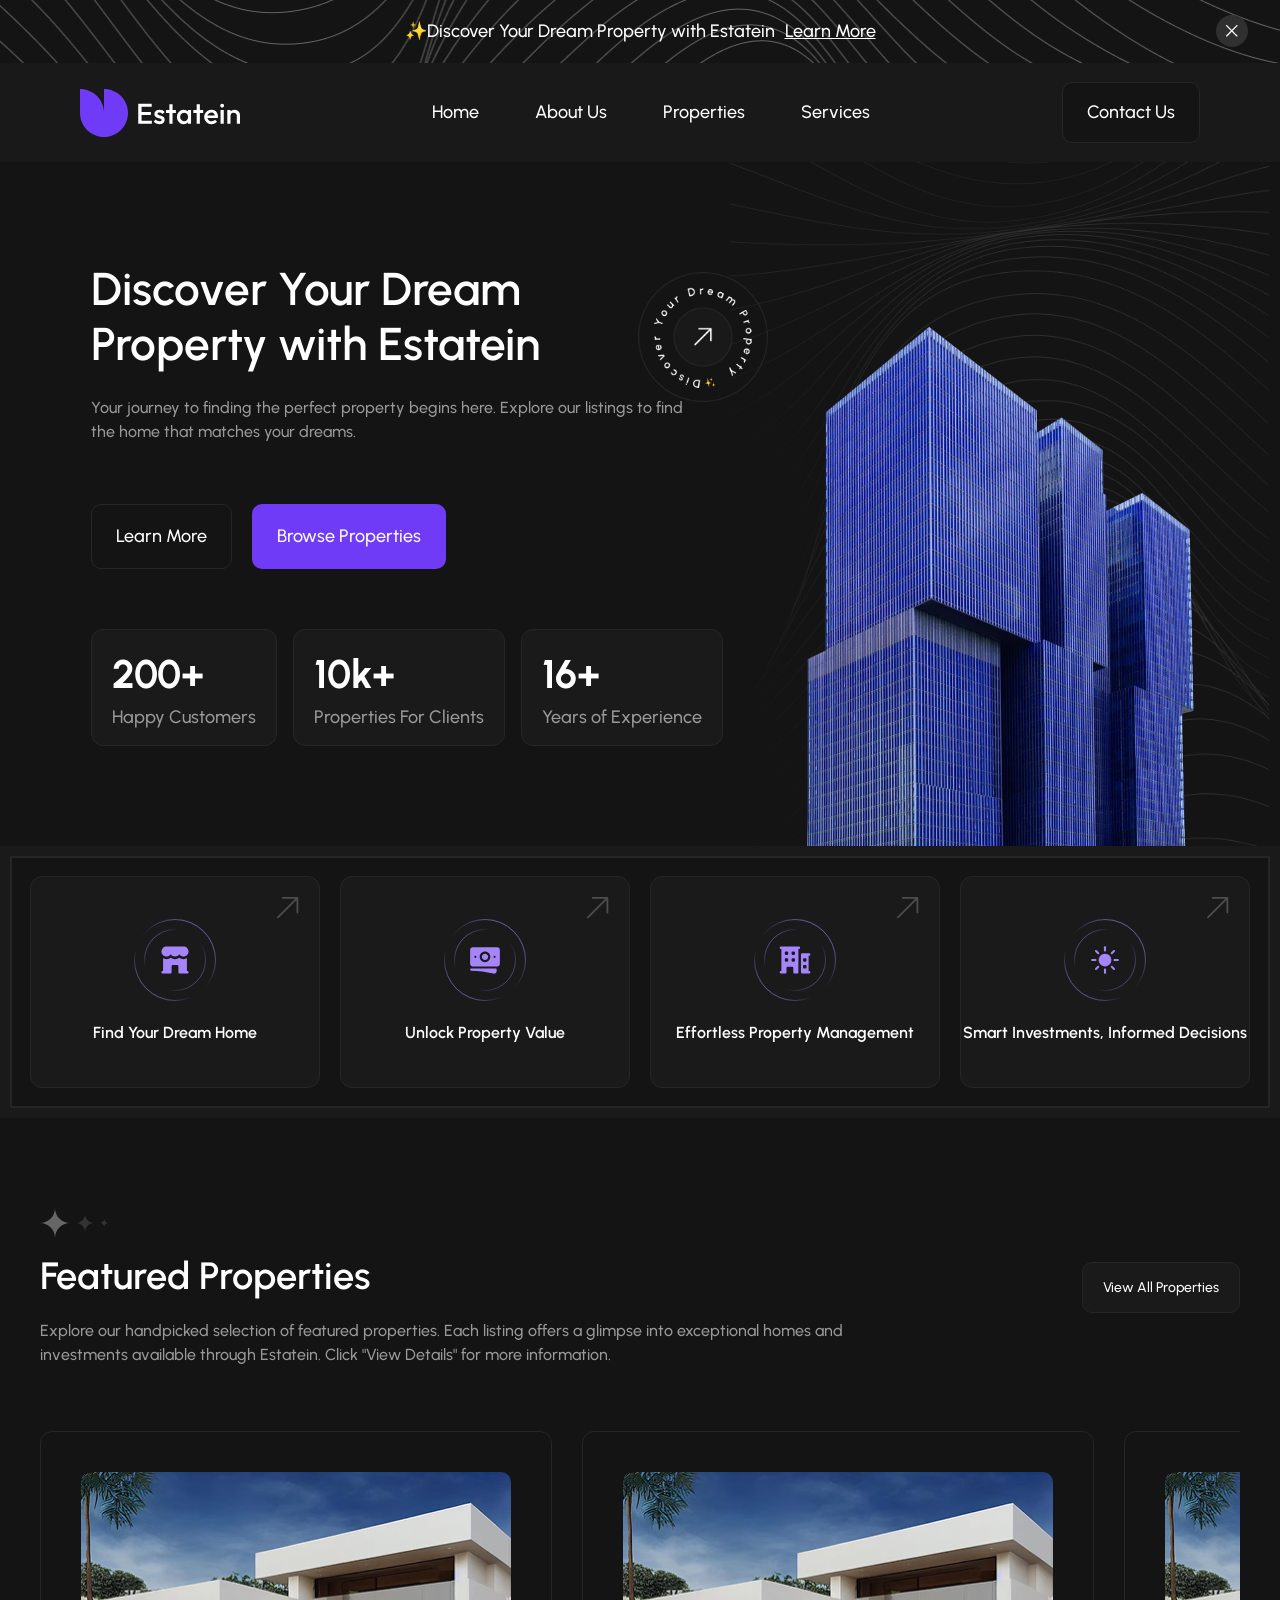
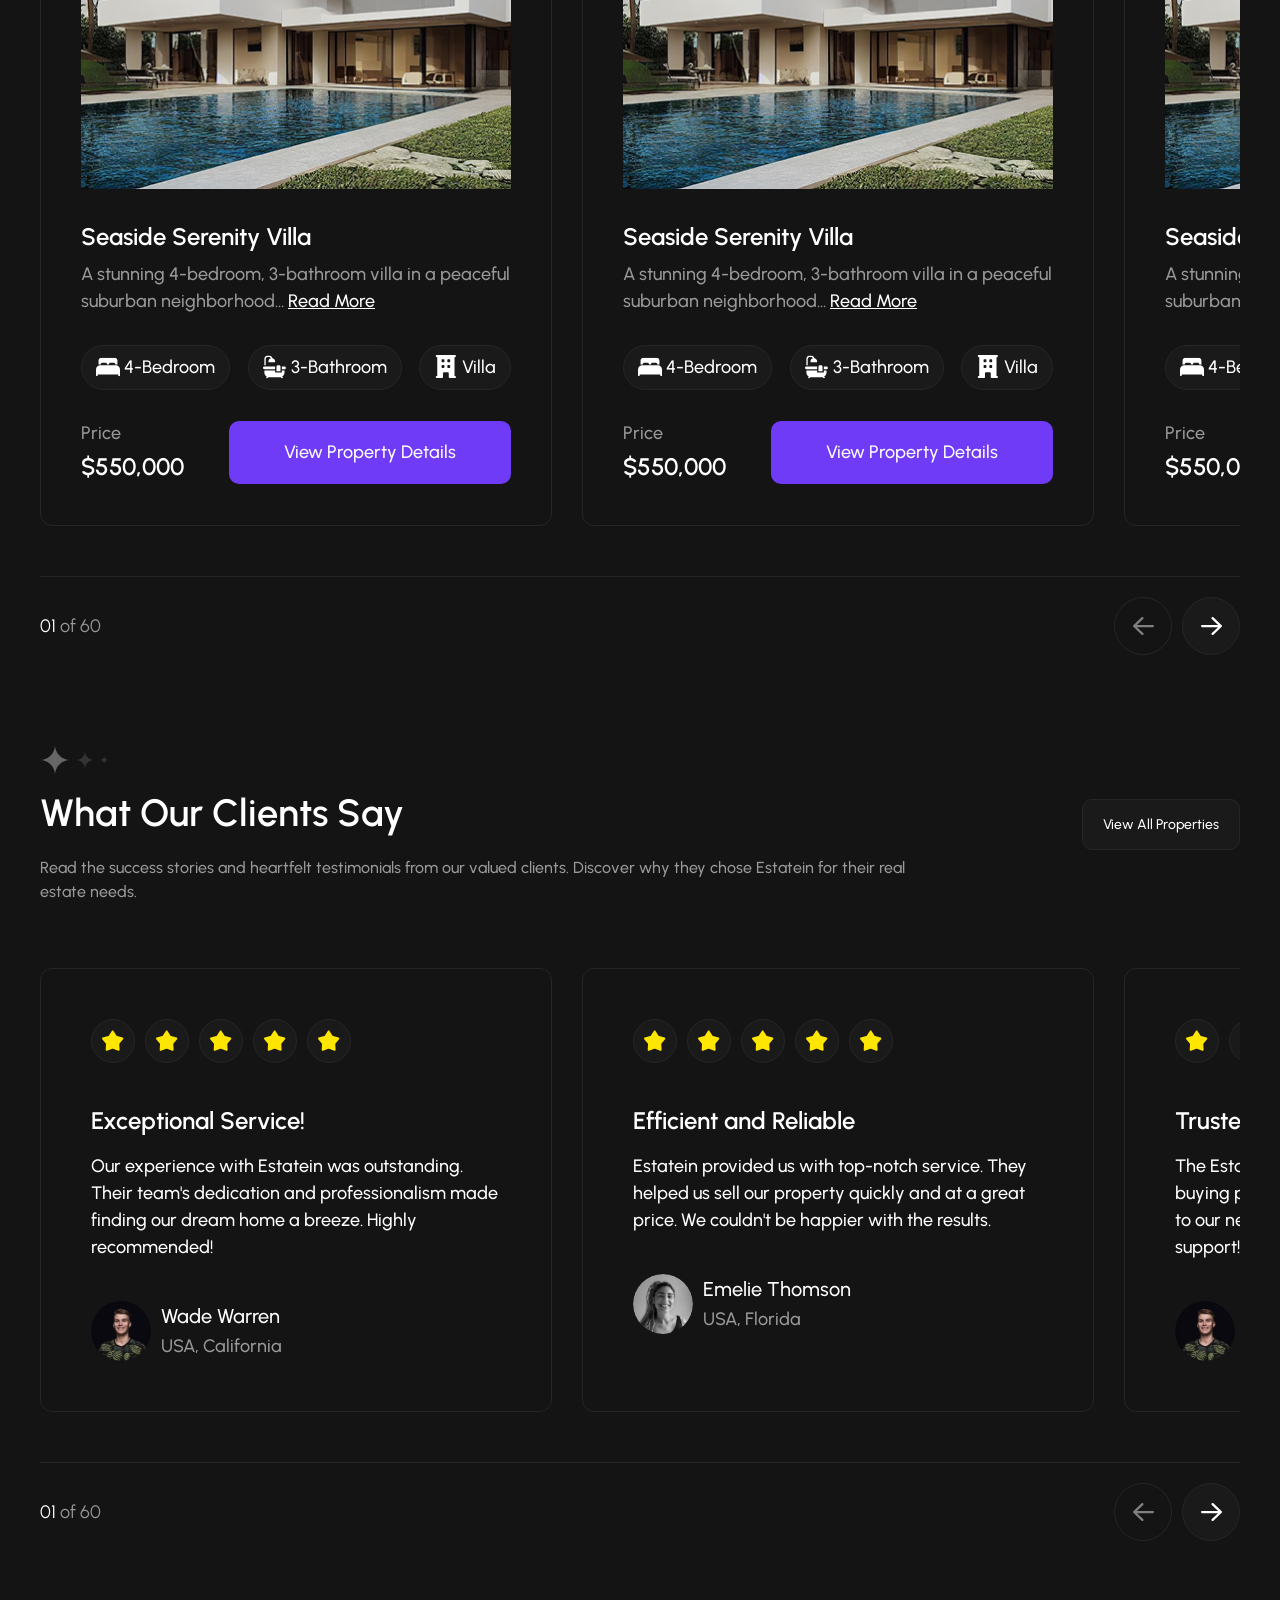
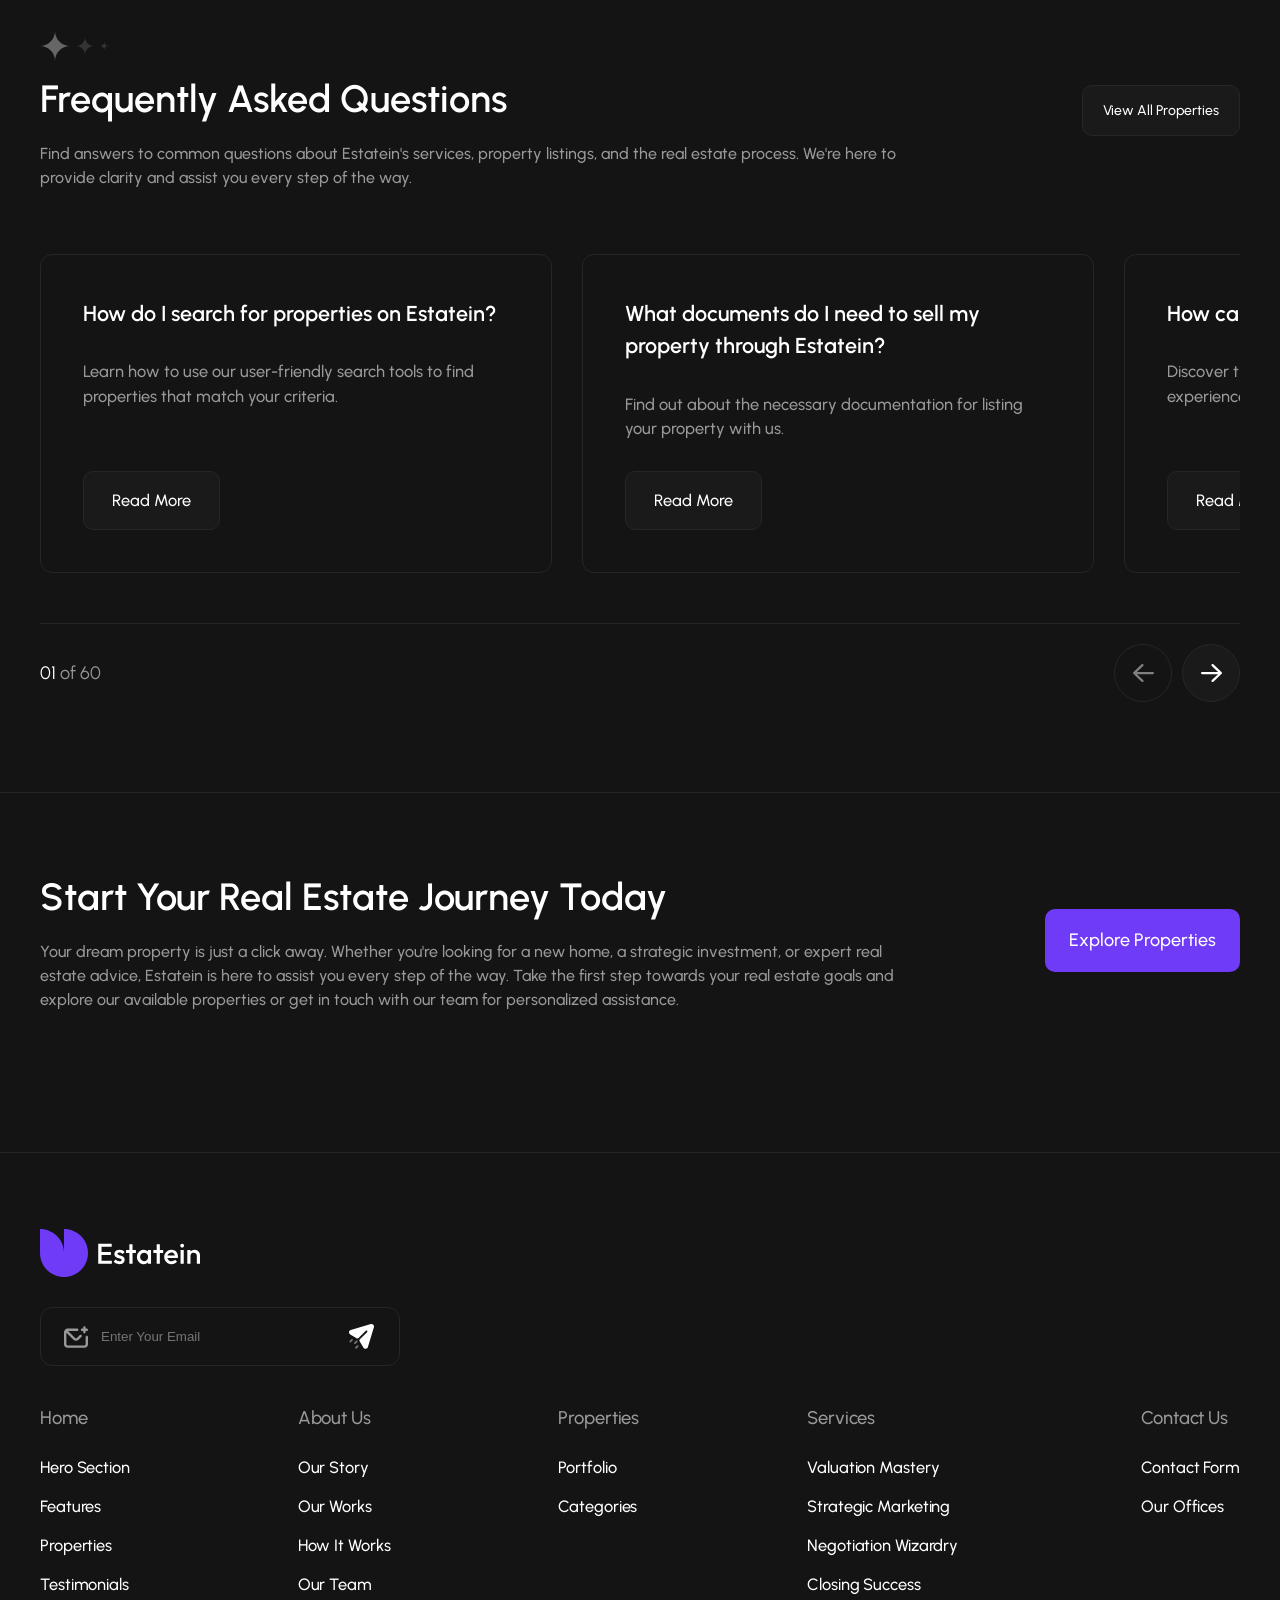
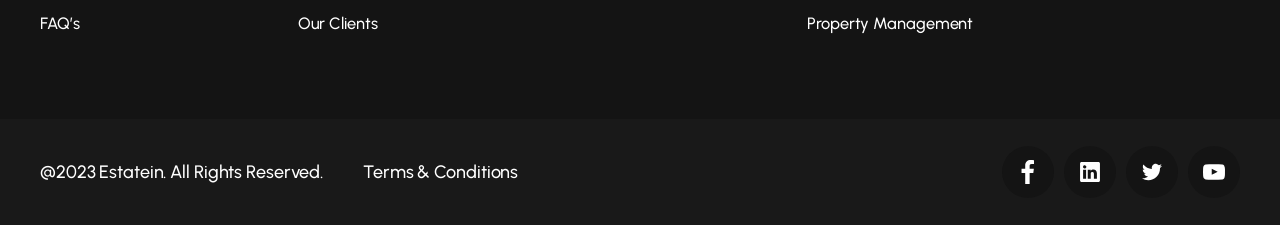
<file: estate/index.html>
<!DOCTYPE html>
<html lang="en">

<head>
    <meta charset="UTF-8">
    <meta name="viewport" content="width=device-width, initial-scale=1.0">
    <link rel="preconnect" href="https://fonts.googleapis.com">
    <link rel="preconnect" href="https://fonts.gstatic.com" crossorigin>
    <link href="https://fonts.googleapis.com/css2?family=Urbanist:ital,wght@0,100..900;1,100..900&display=swap"
        rel="stylesheet">
    <link rel="stylesheet" href="./css/base.css">
    <link rel="stylesheet" href="./css/style.css">
    <title>Home</title>

</head>

<body>
    <header class="header">
        <div class="header__inner">
            <div class="header__inner-top cont-cover">
                <p>✨Discover Your Dream Property with Estatein</p>
                <a href="#">Learn More</a>
                <span class="close">
                    <img src="./img/home/close-icon.svg" alt="close">
                </span>
            </div>

            <div class="header__inner-bottom p-x">
                <div class="header__bottom-cover cont-cover">
                    <div class="logo">
                        <img src="./img/home/logo.svg" alt="logo">
                    </div>

                    <label for="burger" class="burger__menu">
                        <img src="./img/home/menu.svg" alt="burger">
                    </label>
                    <input type="checkbox" id="burger">
                    <nav class="header__nav">
                        <ul>
                            <li class="active"><a href="./index.html">Home</a></li>
                            <li class=""><a href="./about-us.html">About Us</a></li>
                            <li class=""><a href="./properties.html">Properties</a></li>
                            <li class=""><a href="./services.html">Services</a></li>
                        </ul>
                    </nav>
                    <button class="header__contact">Contact Us</button>
                </div>
            </div>
        </div>
    </header>
    <main>
        <section class="discovery">
            <div class="container">
                <div class="discovery__inner">
                    <div class="discovery__items">
                        <div class="dream">
                            <h1>Discover Your Dream Property with Estatein</h1>
                            <p class="dream__title">Your journey to finding the perfect property begins here. Explore
                                our listings to find the home that matches your dreams.</p>
                            <div class="dream__btns btns">
                                <button>Learn More</button>
                                <button class="active">Browse Properties</button>
                            </div>
                        </div>
                        <div class="discovery__img">
                            <img src="./img/home/discover-img.webp" alt="discover-img">
                            <img src="./img/home/discover-img-decore.png" alt="background">
                            <img src="./img/home/dream-logo.png" alt="dream-logo">
                        </div>
                        <ul class="dream__items">
                            <li>
                                <span>200+</span>
                                <p>Happy Customers</p>
                            </li>
                            <li>
                                <span>10k+</span>
                                <p>Properties For Clients</p>
                            </li>
                            <li>
                                <span>16+</span>
                                <p>Years of Experience</p>
                            </li>
                        </ul>
                    </div>
                    <div class="discovery__cards-cover">
                        <ul class="discovery__cards">
                            <li>
                                <img src="./img/home/discover-card-img-1.svg" alt="dream">
                                <span>Find Your Dream Home</span>
                                <img src="./img/home/discover-arrow.svg" alt="arrow">
                            </li>
                            <li>
                                <img src="./img/home/discover-card-img-2.svg" alt="unlock">
                                <span>Unlock Property Value</span>
                                <img src="./img/home/discover-arrow.svg" alt="arrow">
                            </li>
                            <li>
                                <img src="./img/home/discover-card-img-3.svg" alt="management">
                                <span>Effortless Property Management</span>
                                <img src="./img/home/discover-arrow.svg" alt="arrow">
                            </li>
                            <li>
                                <img src="./img/home/discover-card-img-4.svg" alt="investments">
                                <span>Smart Investments, Informed Decisions</span>
                                <img src="./img/home/discover-arrow.svg" alt="arrow">
                            </li>
                        </ul>
                    </div>
                </div>
            </div>
        </section>
        <section class="featured">
            <div class="featured__cover p-x">
                <div class="featured__inner cont-cover">
                    <div class="title-block">
                        <div class="title__block-inner">
                            <img src="./img/home/design-stars.svg" alt="design-stars">
                            <div class="title-block-top">
                                <h2>Featured Properties</h2>
                                <p>Explore our handpicked selection of featured properties. Each listing offers a
                                    glimpse
                                    into exceptional homes and investments available through Estatein. Click "View
                                    Details"
                                    for more information.</p>
                            </div>
                        </div>
                        <div class="title-block-btn">
                            <button>View All Properties</button>
                        </div>
                    </div>
                    <div class="featured__cards hide-scrollbar">
                        <div class="featured__card">
                            <img class="featured__card-img" src="./img/home/featured-card-img-1.png" alt="img-1">
                            <h3>Seaside Serenity Villa</h3>
                            <p>
                                A stunning 4-bedroom, 3-bathroom villa in a peaceful suburban neighborhood... <a
                                    href="#">Read More</a>
                            </p>
                            <ul class="featured__rooms">
                                <li>
                                    <img src="./img/home/featured-icon-1.svg" alt="bedroom">
                                    <span>4-Bedroom</span>
                                </li>
                                <li>
                                    <img src="./img/home/featured-icon-2.svg" alt="bathroom">
                                    <span>3-Bathroom</span>
                                </li>
                                <li>
                                    <img src="./img/home/featured-icon-3.svg" alt="villa">
                                    <span>Villa</span>
                                </li>
                            </ul>
                            <div class="featured__card-price">
                                <div class="featured__totalprice">
                                    <span>Price</span>
                                    <span>$550,000</span>
                                </div>
                                <button>View Property Details</button>
                            </div>
                        </div>
                        <div class="featured__card">
                            <img src="./img/home/featured-card-img-1.png" alt="img-1">
                            <h3>Seaside Serenity Villa</h3>
                            <p>
                                A stunning 4-bedroom, 3-bathroom villa in a peaceful suburban neighborhood... <a
                                    href="#">Read More</a>
                            </p>
                            <ul class="featured__rooms">
                                <li>
                                    <img src="./img/home/featured-icon-1.svg" alt="bedroom">
                                    <span>4-Bedroom</span>
                                </li>
                                <li>
                                    <img src="./img/home/featured-icon-2.svg" alt="bathroom">
                                    <span>3-Bathroom</span>
                                </li>
                                <li>
                                    <img src="./img/home/featured-icon-3.svg" alt="villa">
                                    <span>Villa</span>
                                </li>
                            </ul>
                            <div class="featured__card-price">
                                <div class="featured__totalprice">
                                    <span>Price</span>
                                    <span>$550,000</span>
                                </div>
                                <button>View Property Details</button>
                            </div>
                        </div>
                        <div class="featured__card">
                            <img src="./img/home/featured-card-img-1.png" alt="img-1">
                            <h3>Seaside Serenity Villa</h3>
                            <p>
                                A stunning 4-bedroom, 3-bathroom villa in a peaceful suburban neighborhood... <a
                                    href="#">Read More</a>
                            </p>
                            <ul class="featured__rooms">
                                <li>
                                    <img src="./img/home/featured-icon-1.svg" alt="bedroom">
                                    <span>4-Bedroom</span>
                                </li>
                                <li>
                                    <img src="./img/home/featured-icon-2.svg" alt="bathroom">
                                    <span>3-Bathroom</span>
                                </li>
                                <li>
                                    <img src="./img/home/featured-icon-3.svg" alt="villa">
                                    <span>Villa</span>
                                </li>
                            </ul>
                            <div class="featured__card-price">
                                <div class="featured__totalprice">
                                    <span>Price</span>
                                    <span>$550,000</span>
                                </div>
                                <button>View Property Details</button>
                            </div>
                        </div>
                        <div class="featured__card">
                            <img class="featured__card-img" src="./img/home/featured-card-img-1.png" alt="img-1">
                            <h3>Seaside Serenity Villa</h3>
                            <p>
                                A stunning 4-bedroom, 3-bathroom villa in a peaceful suburban neighborhood... <a
                                    href="#">Read More</a>
                            </p>
                            <ul class="featured__rooms">
                                <li>
                                    <img src="./img/home/featured-icon-1.svg" alt="bedroom">
                                    <span>4-Bedroom</span>
                                </li>
                                <li>
                                    <img src="./img/home/featured-icon-2.svg" alt="bathroom">
                                    <span>3-Bathroom</span>
                                </li>
                                <li>
                                    <img src="./img/home/featured-icon-3.svg" alt="villa">
                                    <span>Villa</span>
                                </li>
                            </ul>
                            <div class="featured__card-price">
                                <div class="featured__totalprice">
                                    <span>Price</span>
                                    <span>$550,000</span>
                                </div>
                                <button>View Property Details</button>
                            </div>
                        </div>
                        <div class="featured__card">
                            <img src="./img/home/featured-card-img-1.png" alt="img-1">
                            <h3>Seaside Serenity Villa</h3>
                            <p>
                                A stunning 4-bedroom, 3-bathroom villa in a peaceful suburban neighborhood... <a
                                    href="#">Read More</a>
                            </p>
                            <ul class="featured__rooms">
                                <li>
                                    <img src="./img/home/featured-icon-1.svg" alt="bedroom">
                                    <span>4-Bedroom</span>
                                </li>
                                <li>
                                    <img src="./img/home/featured-icon-2.svg" alt="bathroom">
                                    <span>3-Bathroom</span>
                                </li>
                                <li>
                                    <img src="./img/home/featured-icon-3.svg" alt="villa">
                                    <span>Villa</span>
                                </li>
                            </ul>
                            <div class="featured__card-price">
                                <div class="featured__totalprice">
                                    <span>Price</span>
                                    <span>$550,000</span>
                                </div>
                                <button>View Property Details</button>
                            </div>
                        </div>
                        <div class="featured__card">
                            <img src="./img/home/featured-card-img-1.png" alt="img-1">
                            <h3>Seaside Serenity Villa</h3>
                            <p>
                                A stunning 4-bedroom, 3-bathroom villa in a peaceful suburban neighborhood... <a
                                    href="#">Read More</a>
                            </p>
                            <ul class="featured__rooms">
                                <li>
                                    <img src="./img/home/featured-icon-1.svg" alt="bedroom">
                                    <span>4-Bedroom</span>
                                </li>
                                <li>
                                    <img src="./img/home/featured-icon-2.svg" alt="bathroom">
                                    <span>3-Bathroom</span>
                                </li>
                                <li>
                                    <img src="./img/home/featured-icon-3.svg" alt="villa">
                                    <span>Villa</span>
                                </li>
                            </ul>
                            <div class="featured__card-price">
                                <div class="featured__totalprice">
                                    <span>Price</span>
                                    <span>$550,000</span>
                                </div>
                                <button>View Property Details</button>
                            </div>
                        </div>
                    </div>
                    <div class="pagination">
                        <div class="pagination__num"><span>01</span> of <span>60</span></div>
                        <div class="pagination__arrows">
                            <button class="arrow-left">
                                <svg xmlns="http://www.w3.org/2000/svg" width="21" height="18" fill="none">
                                    <path fill="gray" fill-rule="evenodd"
                                        d="M21 9c0 .621-.504 1.125-1.125 1.125H3.918l6.237 5.94a1.125 1.125 0 1 1-1.56 1.62L.345 9.812a1.125 1.125 0 0 1 0-1.622L8.595.314a1.125 1.125 0 1 1 1.56 1.622L3.918 7.875h15.957C20.496 7.875 21 8.379 21 9"
                                        clip-rule="evenodd" />
                                </svg>
                            </button>
                            <button class="arrow-right active">
                                <svg xmlns="http://www.w3.org/2000/svg" width="21" height="18" fill="none">
                                    <path fill="gray" fill-rule="evenodd"
                                        d="M21 9c0 .621-.504 1.125-1.125 1.125H3.918l6.237 5.94a1.125 1.125 0 1 1-1.56 1.62L.345 9.812a1.125 1.125 0 0 1 0-1.622L8.595.314a1.125 1.125 0 1 1 1.56 1.622L3.918 7.875h15.957C20.496 7.875 21 8.379 21 9"
                                        clip-rule="evenodd" />
                                </svg>
                            </button>
                        </div>
                    </div>
                </div>
            </div>
        </section>
        <section class="clients">
            <div class="clients__inner p-x">
                <div class="clients__cover cont-cover">
                    <div class="title-block">
                        <div class="title__block-inner">
                            <img src="./img/home/design-stars.svg" alt="design-stars">
                            <div class="title-block-top">
                                <h2>What Our Clients Say</h2>
                                <p>Read the success stories and heartfelt testimonials from our valued clients. Discover
                                    why they chose Estatein for their real estate needs.</p>
                            </div>
                        </div>
                        <div class="title-block-btn">
                            <button>View All Properties</button>
                        </div>
                    </div>
                    <div class="clients__cards hide-scrollbar">
                        <div class="clients__card">
                            <ul class="clients__card-list" aria-label="Rating: 5 out of 5 stars">
                                <li><img src="./img/home/star.svg" alt=""></li>
                                <li><img src="./img/home/star.svg" alt=""></li>
                                <li><img src="./img/home/star.svg" alt=""></li>
                                <li><img src="./img/home/star.svg" alt=""></li>
                                <li><img src="./img/home/star.svg" alt=""></li>
                            </ul>
                            <h3>Exceptional Service!</h3>
                            <p>Our experience with Estatein was outstanding. Their team's dedication and professionalism
                                made finding our dream home a breeze. Highly recommended!</p>

                            <div class="clients__card-person">
                                <img src="./img/home/person-1.webp" alt="Wade Warren">
                                <div class="clients__card-descr">
                                    <span>Wade Warren</span>
                                    <span>USA, California</span>
                                </div>
                            </div>
                        </div>
                        <div class="clients__card">
                            <ul class="clients__card-list" aria-label="Rating: 5 out of 5 stars">
                                <li><img src="./img/home/star.svg" alt=""></li>
                                <li><img src="./img/home/star.svg" alt=""></li>
                                <li><img src="./img/home/star.svg" alt=""></li>
                                <li><img src="./img/home/star.svg" alt=""></li>
                                <li><img src="./img/home/star.svg" alt=""></li>
                            </ul>
                            <h3>Efficient and Reliable</h3>
                            <p>Estatein provided us with top-notch service. They helped us sell our property quickly and
                                at a great price. We couldn't be happier with the results.</p>

                            <div class="clients__card-person">
                                <img src="./img/home/person-2.webp" alt="Emelie Thomson">
                                <div class="clients__card-descr">
                                    <span>Emelie Thomson</span>
                                    <span>USA, Florida</span>
                                </div>
                            </div>
                        </div>
                        <div class="clients__card">
                            <ul class="clients__card-list" aria-label="Rating: 5 out of 5 stars">
                                <li><img src="./img/home/star.svg" alt=""></li>
                                <li><img src="./img/home/star.svg" alt=""></li>
                                <li><img src="./img/home/star.svg" alt=""></li>
                                <li><img src="./img/home/star.svg" alt=""></li>
                                <li><img src="./img/home/star.svg" alt=""></li>
                            </ul>
                            <h3>Trusted Advisors</h3>
                            <p>The Estatein team guided us through the entire buying process. Their knowledge and
                                commitment to our needs were impressive. Thank you for your support!</p>

                            <div class="clients__card-person">
                                <img src="./img/home/person-1.webp" alt="John Mans">
                                <div class="clients__card-descr">
                                    <span>John Mans</span>
                                    <span>USA, Nevada</span>
                                </div>
                            </div>
                        </div>
                        <div class="clients__card">
                            <ul class="clients__card-list" aria-label="Rating: 5 out of 5 stars">
                                <li><img src="./img/home/star.svg" alt=""></li>
                                <li><img src="./img/home/star.svg" alt=""></li>
                                <li><img src="./img/home/star.svg" alt=""></li>
                                <li><img src="./img/home/star.svg" alt=""></li>
                                <li><img src="./img/home/star.svg" alt=""></li>
                            </ul>
                            <h3>Exceptional Service!</h3>
                            <p>Our experience with Estatein was outstanding. Their team's dedication and professionalism
                                made finding our dream home a breeze. Highly recommended!</p>

                            <div class="clients__card-person">
                                <img src="./img/home/person-1.webp" alt="Wade Warren">
                                <div class="clients__card-descr">
                                    <span>Wade Warren</span>
                                    <span>USA, California</span>
                                </div>
                            </div>
                        </div>
                        <div class="clients__card">
                            <ul class="clients__card-list" aria-label="Rating: 5 out of 5 stars">
                                <li><img src="./img/home/star.svg" alt=""></li>
                                <li><img src="./img/home/star.svg" alt=""></li>
                                <li><img src="./img/home/star.svg" alt=""></li>
                                <li><img src="./img/home/star.svg" alt=""></li>
                                <li><img src="./img/home/star.svg" alt=""></li>
                            </ul>
                            <h3>Efficient and Reliable</h3>
                            <p>Estatein provided us with top-notch service. They helped us sell our property quickly and
                                at a great price. We couldn't be happier with the results.</p>

                            <div class="clients__card-person">
                                <img src="./img/home/person-2.webp" alt="Emelie Thomson">
                                <div class="clients__card-descr">
                                    <span>Emelie Thomson</span>
                                    <span>USA, Florida</span>
                                </div>
                            </div>
                        </div>
                        <div class="clients__card">
                            <ul class="clients__card-list" aria-label="Rating: 5 out of 5 stars">
                                <li><img src="./img/home/star.svg" alt=""></li>
                                <li><img src="./img/home/star.svg" alt=""></li>
                                <li><img src="./img/home/star.svg" alt=""></li>
                                <li><img src="./img/home/star.svg" alt=""></li>
                                <li><img src="./img/home/star.svg" alt=""></li>
                            </ul>
                            <h3>Trusted Advisors</h3>
                            <p>The Estatein team guided us through the entire buying process. Their knowledge and
                                commitment to our needs were impressive. Thank you for your support!</p>

                            <div class="clients__card-person">
                                <img src="./img/home/person-1.webp" alt="John Mans">
                                <div class="clients__card-descr">
                                    <span>John Mans</span>
                                    <span>USA, Nevada</span>
                                </div>
                            </div>
                        </div>
                    </div>
                    <div class="pagination">
                        <div class="pagination__num"><span>01</span> of <span>60</span></div>
                        <div class="pagination__arrows">
                            <button class="arrow-left">
                                <svg xmlns="http://www.w3.org/2000/svg" width="21" height="18" fill="none">
                                    <path fill="gray" fill-rule="evenodd"
                                        d="M21 9c0 .621-.504 1.125-1.125 1.125H3.918l6.237 5.94a1.125 1.125 0 1 1-1.56 1.62L.345 9.812a1.125 1.125 0 0 1 0-1.622L8.595.314a1.125 1.125 0 1 1 1.56 1.622L3.918 7.875h15.957C20.496 7.875 21 8.379 21 9"
                                        clip-rule="evenodd" />
                                </svg>
                            </button>
                            <button class="arrow-right active">
                                <svg xmlns="http://www.w3.org/2000/svg" width="21" height="18" fill="none">
                                    <path fill="gray" fill-rule="evenodd"
                                        d="M21 9c0 .621-.504 1.125-1.125 1.125H3.918l6.237 5.94a1.125 1.125 0 1 1-1.56 1.62L.345 9.812a1.125 1.125 0 0 1 0-1.622L8.595.314a1.125 1.125 0 1 1 1.56 1.622L3.918 7.875h15.957C20.496 7.875 21 8.379 21 9"
                                        clip-rule="evenodd" />
                                </svg>
                            </button>
                        </div>
                    </div>
                </div>
            </div>
        </section>
        <section class="frequently">
            <div class="frequently__cover p-x">
                <div class="frequently__inner cont-cover">
                    <div class="title-block">
                        <div class="title__block-inner">
                            <img src="./img/home/design-stars.svg" alt="design-stars">
                            <div class="title-block-top">
                                <h2>Frequently Asked Questions</h2>
                                <p>Find answers to common questions about Estatein's services, property listings, and
                                    the real estate process. We're here to provide clarity and assist you every step of
                                    the way.</p>
                            </div>
                        </div>
                        <div class="title-block-btn">
                            <button>View All Properties</button>
                        </div>
                    </div>
                    <div class="frequently__items hide-scrollbar">
                        <div class="frequently__item">
                            <h3>How do I search for properties on Estatein?</h3>
                            <p>Learn how to use our user-friendly search tools to find properties that match your
                                criteria.</p>
                            <a href="#">Read More</a>
                        </div>
                        <div class="frequently__item">
                            <h3>What documents do I need to sell my property through Estatein?</h3>
                            <p>Find out about the necessary documentation for listing your property with us.</p>
                            <a href="#">Read More</a>
                        </div>
                        <div class="frequently__item">
                            <h3>How can I contact an Estatein agent?</h3>
                            <p>Discover the different ways you can get in touch with our experienced agents.</p>
                            <a href="#">Read More</a>
                        </div>
                    </div>
                    <div class="pagination">
                        <div class="pagination__num"><span>01</span> of <span>60</span></div>
                        <div class="pagination__arrows">
                            <button class="arrow-left">
                                <svg xmlns="http://www.w3.org/2000/svg" width="21" height="18" fill="none">
                                    <path fill="gray" fill-rule="evenodd"
                                        d="M21 9c0 .621-.504 1.125-1.125 1.125H3.918l6.237 5.94a1.125 1.125 0 1 1-1.56 1.62L.345 9.812a1.125 1.125 0 0 1 0-1.622L8.595.314a1.125 1.125 0 1 1 1.56 1.622L3.918 7.875h15.957C20.496 7.875 21 8.379 21 9"
                                        clip-rule="evenodd" />
                                </svg>
                            </button>
                            <button class="arrow-right active">
                                <svg xmlns="http://www.w3.org/2000/svg" width="21" height="18" fill="none">
                                    <path fill="gray" fill-rule="evenodd"
                                        d="M21 9c0 .621-.504 1.125-1.125 1.125H3.918l6.237 5.94a1.125 1.125 0 1 1-1.56 1.62L.345 9.812a1.125 1.125 0 0 1 0-1.622L8.595.314a1.125 1.125 0 1 1 1.56 1.622L3.918 7.875h15.957C20.496 7.875 21 8.379 21 9"
                                        clip-rule="evenodd" />
                                </svg>
                            </button>
                        </div>
                    </div>
                </div>
            </div>
        </section>
    </main>
    <footer>
        <div class="footer__top-cover p-x footer-decore">
            <div class="title-block footer-btn cont-cover">
                <div class="title-block-top">
                    <h2>Start Your Real Estate Journey Today</h2>
                    <p>Your dream property is just a click away. Whether you're looking for a new home, a
                        strategic investment, or expert real estate advice, Estatein is here to assist you every
                        step of the way. Take the first step towards your real estate goals and explore our
                        available properties or get in touch with our team for personalized assistance.</p>
                </div>
                <button>Explore Properties</button>
            </div>
        </div>
        <div class="footer__content p-x">
            <div class="footer__content-inner cont-cover">
                <form class="footer__email">
                    <img src="./img/home/logo.svg" alt="logo">
                    <div class="footer__email-wrapper">
                        <input type="email" aria-label="Enter your email to subscribe" placeholder="Enter Your Email">
                        <img src="./img/home/email-icon.svg" alt="email" aria-hidden="true">
                        <button type="submit" aria-label="send email">
                            <img src="./img/home/send-icon.svg" alt="send-email" aria-hidden="true">
                        </button>
                    </div>
                </form>
                <nav aria-label="footer navigation">
                    <div class="footer__nav">
                        <div class="footer__nav-col">
                            <h3>Home</h3>
                            <ul>
                                <li><a href="#">Hero Section</a></li>
                                <li><a href="#">Features</a></li>
                                <li><a href="#">Properties</a></li>
                                <li><a href="#">Testimonials</a></li>
                                <li><a href="#">FAQ’s</a></li>
                            </ul>
                        </div>
                        <div class="footer__nav-col">
                            <h3>About Us</h3>
                            <ul>
                                <li><a href="#">Our Story</a></li>
                                <li><a href="#">Our Works</a></li>
                                <li><a href="#">How It Works</a></li>
                                <li><a href="#">Our Team</a></li>
                                <li><a href="#">Our Clients</a></li>
                            </ul>
                        </div>
                        <div class="footer__nav-col">
                            <h3>Properties</h3>
                            <ul>
                                <li><a href="#">Portfolio</a></li>
                                <li><a href="#">Categories</a></li>
                            </ul>
                        </div>
                        <div class="footer__nav-col">
                            <h3>Services</h3>
                            <ul>
                                <li><a href="#">Valuation Mastery</a></li>
                                <li><a href="#">Strategic Marketing</a></li>
                                <li><a href="#">Negotiation Wizardry</a></li>
                                <li><a href="#">Closing Success</a></li>
                                <li><a href="#">Property Management</a></li>
                            </ul>
                        </div>
                        <div class="footer__nav-col">
                            <h3>Contact Us</h3>
                            <ul>
                                <li><a href="#">Contact Form</a></li>
                                <li><a href="#">Our Offices</a></li>
                            </ul>
                        </div>
                    </div>
                </nav>
            </div>
        </div>
        <div class="copyright__cover p-x">
            <div class="footer__copyright cont-cover">
                <div class="copyright__terms">
                    <span>@2023 Estatein. All Rights Reserved.</span>
                    <a href="#">Terms & Conditions</a>
                </div>
                <ul class="copyright__social" aria-label="Social media links">
                    <li>
                        <a href="#">
                            <img src="./img/home/fb.svg" alt="facebook">
                        </a>
                    </li>
                    <li>
                        <a href="#">
                            <img src="./img/home/linkedin.svg" alt="linkedin">
                        </a>
                    </li>
                    <li>
                        <a href="#">
                            <img src="./img/home/tweeter.svg" alt="twitter">
                        </a>
                    </li>
                    <li>
                        <a href="#">
                            <img src="./img/home/youtube.svg" alt="youtube">
                        </a>
                    </li>
                </ul>
            </div>
        </div>

    </footer>
</body>

</html>
</file>
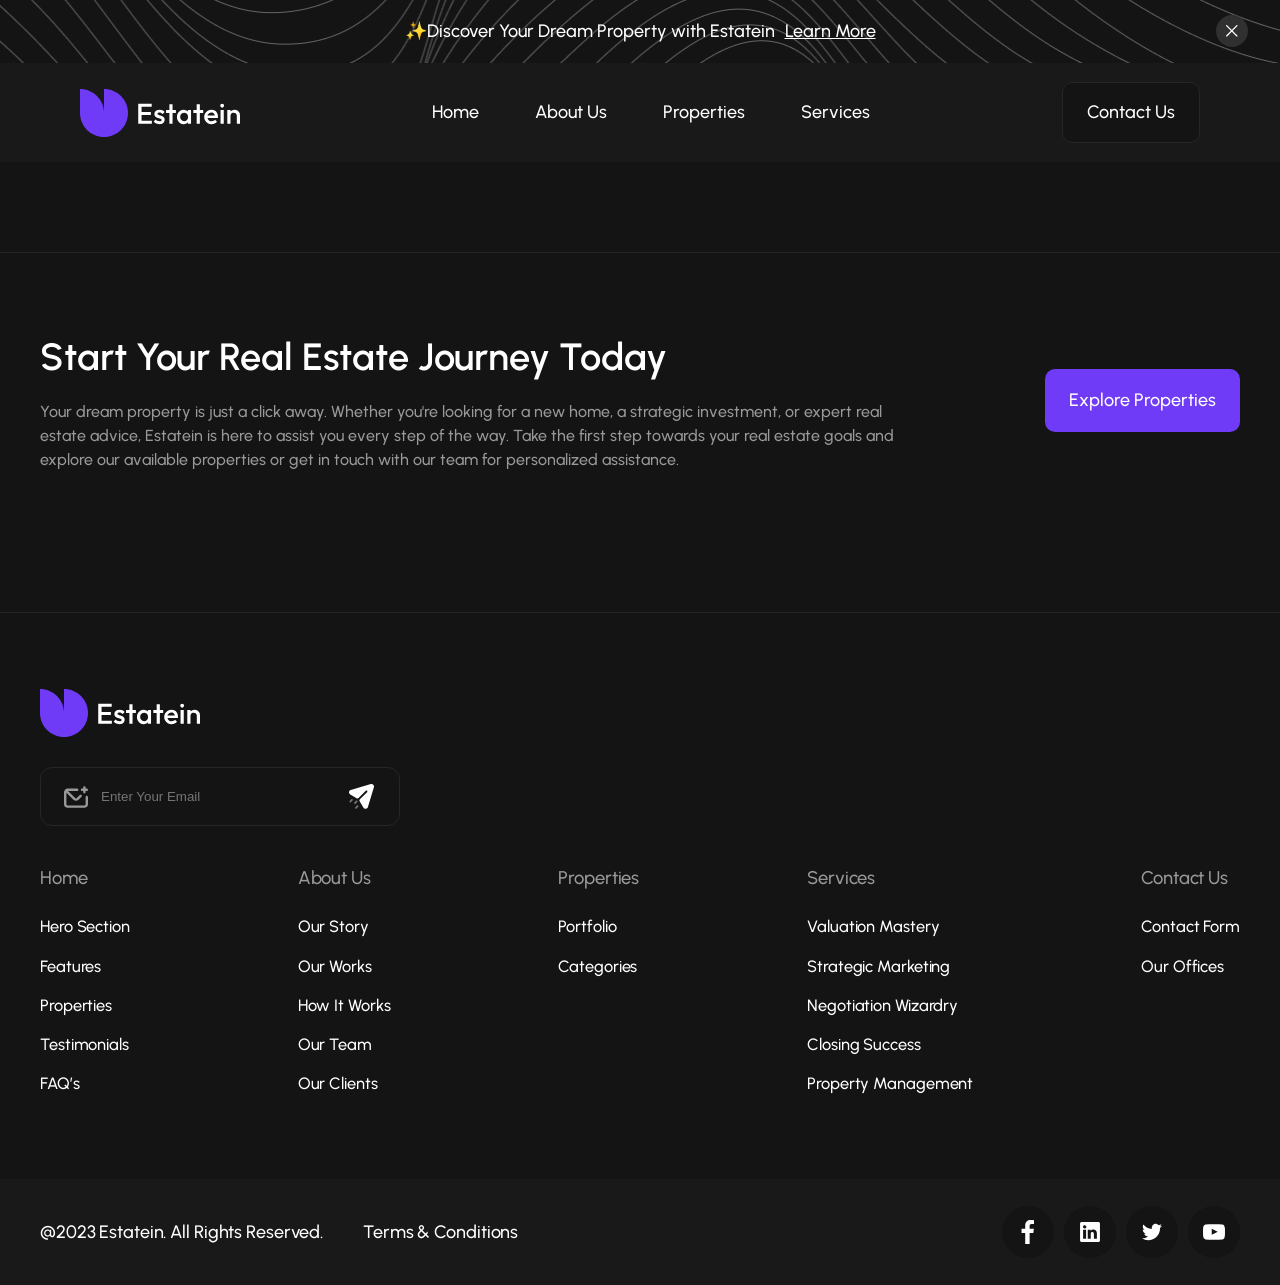
<file: estate/properties.html>
<!DOCTYPE html>
<html lang="en">

<head>
    <meta charset="UTF-8">
    <meta name="viewport" content="width=device-width, initial-scale=1.0">
    <link rel="preconnect" href="https://fonts.googleapis.com">
    <link rel="preconnect" href="https://fonts.gstatic.com" crossorigin>
    <link href="https://fonts.googleapis.com/css2?family=Urbanist:ital,wght@0,100..900;1,100..900&display=swap"
        rel="stylesheet">
    <link rel="stylesheet" href="./css/base.css">
    <link rel="stylesheet" href="./css/style.css">
    <title>Home</title>

</head>

<body>
    <header class="header">
        <div class="header__inner">
            <div class="header__inner-top cont-cover">
                <p>✨Discover Your Dream Property with Estatein</p>
                <a href="#">Learn More</a>
                <span class="close">
                    <img src="./img/home/close-icon.svg" alt="close">
                </span>
            </div>

            <div class="header__inner-bottom p-x">
                <div class="header__bottom-cover cont-cover">
                    <div class="logo">
                        <img src="./img/home/logo.svg" alt="logo">
                    </div>

                    <label for="burger" class="burger__menu">
                        <img src="./img/home/menu.svg" alt="burger">
                    </label>
                    <input type="checkbox" id="burger">
                    <nav class="header__nav">
                        <ul>
                            <li class="active"><a href="./index.html">Home</a></li>
                            <li class=""><a href="./about-us.html">About Us</a></li>
                            <li class=""><a href="./properties.html">Properties</a></li>
                            <li class=""><a href="./services.html">Services</a></li>
                        </ul>
                    </nav>
                    <button class="header__contact">Contact Us</button>
                </div>
            </div>
        </div>
    </header>
     <main>
        <!-- <section></section>
        <section></section>
        <section></section>
        <section></section> -->
    </main>
    <footer>
        <div class="footer__top-cover p-x footer-decore">
            <div class="title-block footer-btn cont-cover">
                <div class="title-block-top">
                    <h2>Start Your Real Estate Journey Today</h2>
                    <p>Your dream property is just a click away. Whether you're looking for a new home, a
                        strategic investment, or expert real estate advice, Estatein is here to assist you every
                        step of the way. Take the first step towards your real estate goals and explore our
                        available properties or get in touch with our team for personalized assistance.</p>
                </div>
                <button>Explore Properties</button>
            </div>
        </div>
        <div class="footer__content p-x">
            <div class="footer__content-inner cont-cover">
                <form class="footer__email">
                    <img src="./img/home/logo.svg" alt="logo">
                    <div class="footer__email-wrapper">
                        <input type="email" aria-label="Enter your email to subscribe" placeholder="Enter Your Email">
                        <img src="./img/home/email-icon.svg" alt="email" aria-hidden="true">
                        <button type="submit" aria-label="send email">
                            <img src="./img/home/send-icon.svg" alt="send-email" aria-hidden="true">
                        </button>
                    </div>
                </form>
                <nav aria-label="footer navigation">
                    <div class="footer__nav">
                        <div class="footer__nav-col">
                            <h3>Home</h3>
                            <ul>
                                <li><a href="#">Hero Section</a></li>
                                <li><a href="#">Features</a></li>
                                <li><a href="#">Properties</a></li>
                                <li><a href="#">Testimonials</a></li>
                                <li><a href="#">FAQ’s</a></li>
                            </ul>
                        </div>
                        <div class="footer__nav-col">
                            <h3>About Us</h3>
                            <ul>
                                <li><a href="#">Our Story</a></li>
                                <li><a href="#">Our Works</a></li>
                                <li><a href="#">How It Works</a></li>
                                <li><a href="#">Our Team</a></li>
                                <li><a href="#">Our Clients</a></li>
                            </ul>
                        </div>
                        <div class="footer__nav-col">
                            <h3>Properties</h3>
                            <ul>
                                <li><a href="#">Portfolio</a></li>
                                <li><a href="#">Categories</a></li>
                            </ul>
                        </div>
                        <div class="footer__nav-col">
                            <h3>Services</h3>
                            <ul>
                                <li><a href="#">Valuation Mastery</a></li>
                                <li><a href="#">Strategic Marketing</a></li>
                                <li><a href="#">Negotiation Wizardry</a></li>
                                <li><a href="#">Closing Success</a></li>
                                <li><a href="#">Property Management</a></li>
                            </ul>
                        </div>
                        <div class="footer__nav-col">
                            <h3>Contact Us</h3>
                            <ul>
                                <li><a href="#">Contact Form</a></li>
                                <li><a href="#">Our Offices</a></li>
                            </ul>
                        </div>
                    </div>
                </nav>
            </div>
        </div>
        <div class="copyright__cover p-x">
            <div class="footer__copyright cont-cover">
                <div class="copyright__terms">
                    <span>@2023 Estatein. All Rights Reserved.</span>
                    <a href="#">Terms & Conditions</a>
                </div>
                <ul class="copyright__social" aria-label="Social media links">
                    <li>
                        <a href="#">
                            <img src="./img/home/fb.svg" alt="facebook">
                        </a>
                    </li>
                    <li>
                        <a href="#">
                            <img src="./img/home/linkedin.svg" alt="linkedin">
                        </a>
                    </li>
                    <li>
                        <a href="#">
                            <img src="./img/home/tweeter.svg" alt="twitter">
                        </a>
                    </li>
                    <li>
                        <a href="#">
                            <img src="./img/home/youtube.svg" alt="youtube">
                        </a>
                    </li>
                </ul>
            </div>
        </div>

    </footer>
</body>

</html>
</file>
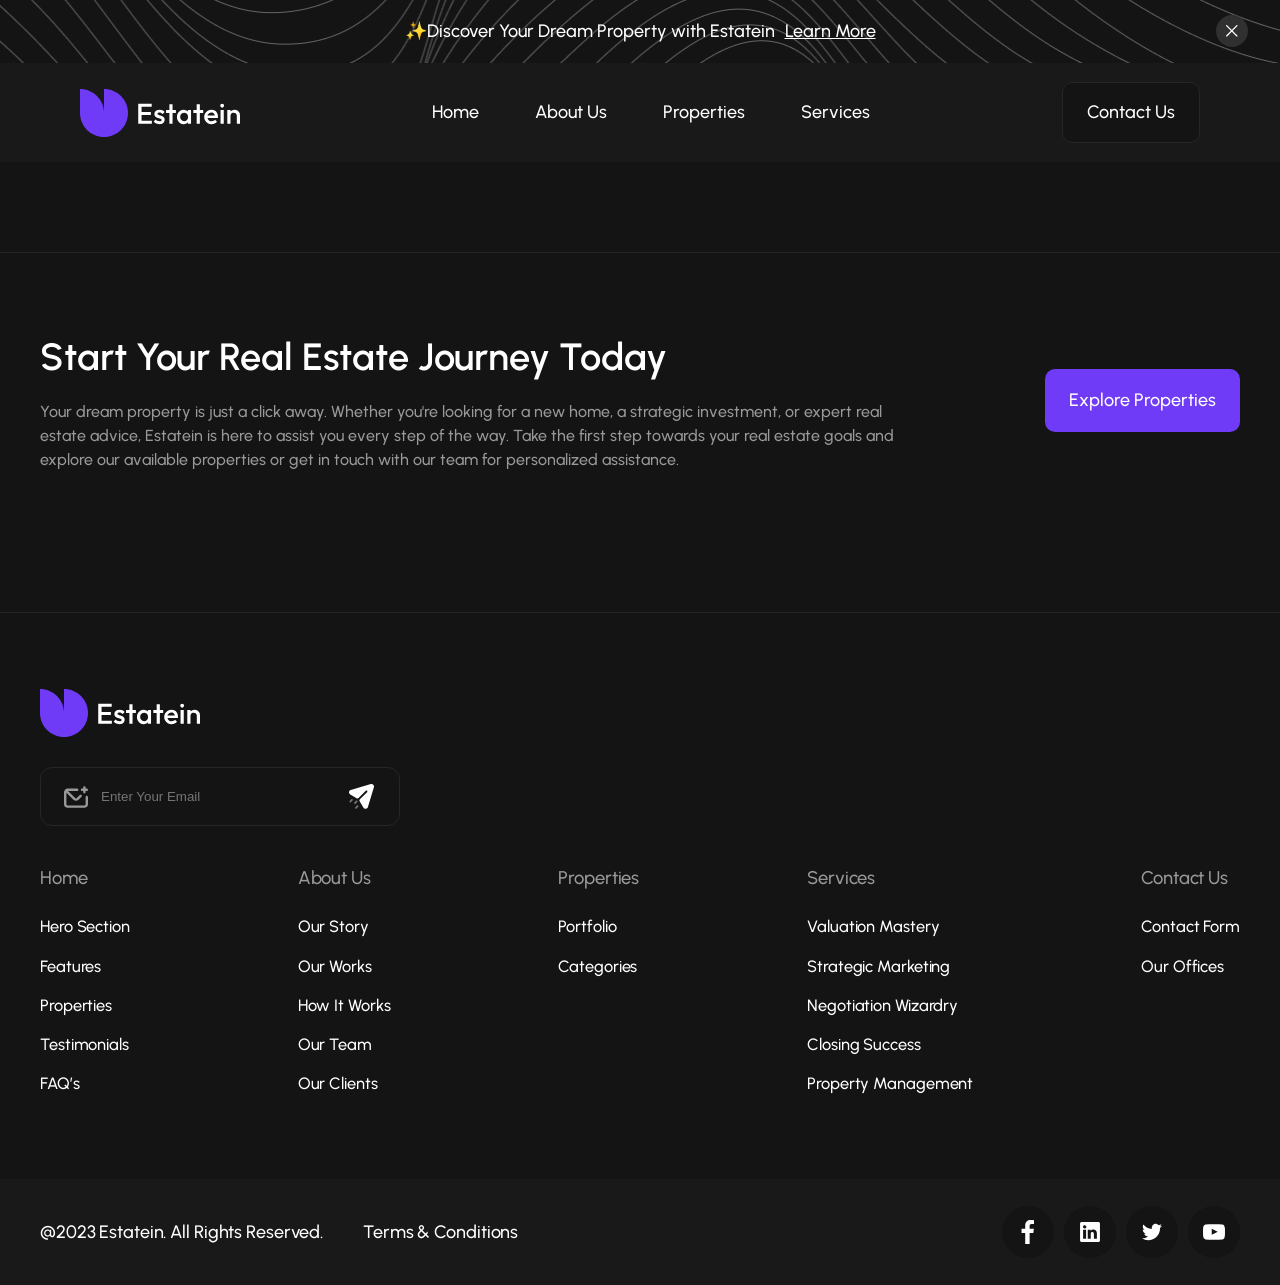
<file: estate/services.html>
<!DOCTYPE html>
<html lang="en">

<head>
    <meta charset="UTF-8">
    <meta name="viewport" content="width=device-width, initial-scale=1.0">
    <link rel="preconnect" href="https://fonts.googleapis.com">
    <link rel="preconnect" href="https://fonts.gstatic.com" crossorigin>
    <link href="https://fonts.googleapis.com/css2?family=Urbanist:ital,wght@0,100..900;1,100..900&display=swap"
        rel="stylesheet">
    <link rel="stylesheet" href="./css/base.css">
    <link rel="stylesheet" href="./css/style.css">
    <title>Home</title>

</head>

<body>
    <header class="header">
        <div class="header__inner">
            <div class="header__inner-top cont-cover">
                <p>✨Discover Your Dream Property with Estatein</p>
                <a href="#">Learn More</a>
                <span class="close">
                    <img src="./img/home/close-icon.svg" alt="close">
                </span>
            </div>

            <div class="header__inner-bottom p-x">
                <div class="header__bottom-cover cont-cover">
                    <div class="logo">
                        <img src="./img/home/logo.svg" alt="logo">
                    </div>

                    <label for="burger" class="burger__menu">
                        <img src="./img/home/menu.svg" alt="burger">
                    </label>
                    <input type="checkbox" id="burger">
                    <nav class="header__nav">
                        <ul>
                            <li class="active"><a href="./index.html">Home</a></li>
                            <li class=""><a href="./about-us.html">About Us</a></li>
                            <li class=""><a href="./properties.html">Properties</a></li>
                            <li class=""><a href="./services.html">Services</a></li>
                        </ul>
                    </nav>
                    <button class="header__contact">Contact Us</button>
                </div>
            </div>
        </div>
    </header>
    <main>
        <!-- <section></section>
        <section></section>
        <section></section>
        <section></section> -->
    </main>
    <footer>
        <div class="footer__top-cover p-x footer-decore">
            <div class="title-block footer-btn cont-cover">
                <div class="title-block-top">
                    <h2>Start Your Real Estate Journey Today</h2>
                    <p>Your dream property is just a click away. Whether you're looking for a new home, a
                        strategic investment, or expert real estate advice, Estatein is here to assist you every
                        step of the way. Take the first step towards your real estate goals and explore our
                        available properties or get in touch with our team for personalized assistance.</p>
                </div>
                <button>Explore Properties</button>
            </div>
        </div>
        <div class="footer__content p-x">
            <div class="footer__content-inner cont-cover">
                <form class="footer__email">
                    <img src="./img/home/logo.svg" alt="logo">
                    <div class="footer__email-wrapper">
                        <input type="email" aria-label="Enter your email to subscribe" placeholder="Enter Your Email">
                        <img src="./img/home/email-icon.svg" alt="email" aria-hidden="true">
                        <button type="submit" aria-label="send email">
                            <img src="./img/home/send-icon.svg" alt="send-email" aria-hidden="true">
                        </button>
                    </div>
                </form>
                <nav aria-label="footer navigation">
                    <div class="footer__nav">
                        <div class="footer__nav-col">
                            <h3>Home</h3>
                            <ul>
                                <li><a href="#">Hero Section</a></li>
                                <li><a href="#">Features</a></li>
                                <li><a href="#">Properties</a></li>
                                <li><a href="#">Testimonials</a></li>
                                <li><a href="#">FAQ’s</a></li>
                            </ul>
                        </div>
                        <div class="footer__nav-col">
                            <h3>About Us</h3>
                            <ul>
                                <li><a href="#">Our Story</a></li>
                                <li><a href="#">Our Works</a></li>
                                <li><a href="#">How It Works</a></li>
                                <li><a href="#">Our Team</a></li>
                                <li><a href="#">Our Clients</a></li>
                            </ul>
                        </div>
                        <div class="footer__nav-col">
                            <h3>Properties</h3>
                            <ul>
                                <li><a href="#">Portfolio</a></li>
                                <li><a href="#">Categories</a></li>
                            </ul>
                        </div>
                        <div class="footer__nav-col">
                            <h3>Services</h3>
                            <ul>
                                <li><a href="#">Valuation Mastery</a></li>
                                <li><a href="#">Strategic Marketing</a></li>
                                <li><a href="#">Negotiation Wizardry</a></li>
                                <li><a href="#">Closing Success</a></li>
                                <li><a href="#">Property Management</a></li>
                            </ul>
                        </div>
                        <div class="footer__nav-col">
                            <h3>Contact Us</h3>
                            <ul>
                                <li><a href="#">Contact Form</a></li>
                                <li><a href="#">Our Offices</a></li>
                            </ul>
                        </div>
                    </div>
                </nav>
            </div>
        </div>
        <div class="copyright__cover p-x">
            <div class="footer__copyright cont-cover">
                <div class="copyright__terms">
                    <span>@2023 Estatein. All Rights Reserved.</span>
                    <a href="#">Terms & Conditions</a>
                </div>
                <ul class="copyright__social" aria-label="Social media links">
                    <li>
                        <a href="#">
                            <img src="./img/home/fb.svg" alt="facebook">
                        </a>
                    </li>
                    <li>
                        <a href="#">
                            <img src="./img/home/linkedin.svg" alt="linkedin">
                        </a>
                    </li>
                    <li>
                        <a href="#">
                            <img src="./img/home/tweeter.svg" alt="twitter">
                        </a>
                    </li>
                    <li>
                        <a href="#">
                            <img src="./img/home/youtube.svg" alt="youtube">
                        </a>
                    </li>
                </ul>
            </div>
        </div>

    </footer>
</body>

</html>
</file>
<file: estate/css/base.css>
html {
    box-sizing: border-box;
}

*,
*::before,
*::after {
    box-sizing: inherit;
    margin: 0;
    padding: 0;
    outline: none;
    border: none;
}

img {
    vertical-align: top;
}

a {
    text-decoration: none;
    color: inherit;
}

li {
    list-style: none;
}

h1,
h2,
h3,
h4,
h5,
h6 {
    font-size: inherit;
    font-weight: inherit;
}

*::before,
*::after {
    display: inline-block;
}

button {
    font-family: inherit;
    background-color: transparent;    
}
</file>
<file: estate/css/style.css>
body {
    font-family: "Urbanist", sans-serif;
    font-size: 18px;
    background-color: #141414;
}

.container {
    max-width: 1942px;
    margin: 0px auto;
    padding: 0 11px;
}

.cont-cover {
    max-width: 1920px;
    margin: 0px auto;
}

.hide-scrollbar::-webkit-scrollbar {
    display: none;
}

.hide-scrollbar {
    scrollbar-width: none;
}

.hide-scrollbar {
    -ms-overflow-style: none;
}



.flex {
    display: flex;
    align-items: center;
}

.p-x {
    padding-left: clamp(5rem, -10.375rem + 17.083vw, 10.125rem);
    padding-right: clamp(5rem, -10.375rem + 17.083vw, 10.125rem);
}

.p-l {
    padding-left: 162px;
}

.p-r {
    padding-right: 162px;
}

/* .header__inner {
    position: relative;
} */


header {
    position: sticky;
    top: 0;
    z-index: 14;
}

#burger {
    display: none;
}

.header__inner::after {
    content: '';
    position: absolute;
    top: 0;
    left: 0;
    width: 100%;
    height: 63px;
    background: url(../img/home/header-decore.png) no-repeat center / cover;
    z-index: -1;
    background-color: #141414;
}

header span {
    position: absolute;
    top: 15px;
    right: 32px;
    display: inline-block;
    width: 32px;
    height: 32px;
    display: flex;
    justify-content: center;
    align-items: center;
    border-radius: 50%;
    background-color: #303030;
    cursor: pointer;
}

header span img {
    width: 12px;
    height: 12px;
}

header .close:active {
    transform: scale(.90);
}



.header__inner-top {
    display: flex;
    align-items: center;
    justify-content: center;
    gap: 10px;
    padding: 18px 0;
    position: relative;

    p {
        font-weight: 500;
        /* font-size: 18px; */
        font-size: clamp(0.75rem, -0.104rem + 3.333vw, 1.125rem);
        line-height: 150%;
        color: #FFFFFF;
    }

    a {
        font-weight: 500;
        /* font-size: 18px; */
        font-size: clamp(0.75rem, -0.104rem + 3.333vw, 1.125rem);
        line-height: 150%;
        color: #FFFFFF;
        text-decoration: underline;
    }
}

.header__inner-bottom {
    padding-block: 19px;
    background-color: #191919;

    .header__bottom-cover {
        display: flex;
        justify-content: space-between;
        align-items: center;

        .logo {
            width: 160px;
            height: 48px;

            img {
                width: 100%;
                height: 100%;
            }
        }

        .burger__menu {
            display: none;
        }


        nav ul {
            display: flex;
            align-items: center;
            gap: 6px;

            li {
                a {
                    display: inline-block;
                    font-weight: 500;
                    font-size: 18px;
                    line-height: 150%;
                    color: #FFFFFF;
                    padding: 13px 24px;
                    border-radius: 10px;
                    border: 1px solid transparent;
                }

                &:active a {
                    border: 1px solid #262626;
                    background-color: #141414;
                }

                &:hover a {
                    border: 1px solid #262626;
                    background-color: #141414;
                }

                &:focus-within a {
                    border: 1px solid #262626;
                    background-color: #141414;
                }

                &:focus a {
                    border: 1px solid #262626;
                    background-color: #141414;
                }
            }
        }

    }




    .header__contact {
        font-weight: 500;
        font-size: 18px;
        line-height: 150%;
        color: #FFFFFF;
        border: 1px solid #262626;
        background-color: #141414;
        border-radius: 10px;
        cursor: pointer;
        padding: 16px 24px;

        &:hover {
            background-color: #242424;
            border: 1px solid #3a3a3a;
        }

        &:active {
            transform: scale(.96);
        }
    }
}

main {
    /* margin-bottom: 110px; */
    margin-bottom: clamp(3.75rem, 3.125rem + 3.125vw, 6.875rem);
}

.discovery {
    /* margin-bottom: 110px; */
    margin-bottom: clamp(3.75rem, 3.125rem + 3.125vw, 6.875rem);
}


.discovery__items {
    /* display: flex;
    justify-content: space-between; */
    display: grid;
    grid-template-columns: 11fr 10fr;
    grid-template-rows: 1fr auto;
    /* align-items: center; */
}

h1 {
    font-weight: 600;
    /* font-size: 60px; */
    font-size: clamp(2.875rem, 0.25rem + 2.917vw, 3.75rem);
    line-height: 120%;
    color: #FFFFFF;
    padding-bottom: 24px;
    max-width: 600px;
    width: 100%;
}

.dream {
    padding-left: clamp(5rem, -10.375rem + 17.083vw, 10.125rem);
    padding-top: 100px;
    grid-column: 1 / 2;
    grid-row: 1 / 2;
}

.dream__title {
    font-weight: 500;
    /* font-size: 18px; */
    font-size: clamp(1rem, 0.625rem + 0.417vw, 1.125rem);
    line-height: 150%;
    color: #999999;
    margin-bottom: 60px;
    /* max-width: 730px; */
    max-width: clamp(38.125rem, 15.625rem + 25.000vw, 45.625rem);
}

.dream__btns {
    display: flex;
    align-items: center;
    gap: 20px;

    button {
        font-weight: 500;
        font-size: 18px;
        line-height: 150%;
        color: #FFFFFF;
        border: 1px solid #262626;
        border-radius: 10px;
        padding: 18px 24px;
        border-radius: 10px;
        cursor: pointer;
    }
}

.dream__btns.btns {
    margin-bottom: 60px;
}

.dream__btns button.active {
    background: #703BF7;
    border: 1px solid transparent;
}

.dream__btns button:active {
    transform: translateY(-2px);
}

.discovery__img {
    position: relative;
    /* max-width: 920px; */
    /* width: clamp(43.125rem, 0rem + 47.917vw, 57.5rem); */
    height: auto;
    grid-column: -1 / -2;
    grid-row: 1 / -1;
    display: flex;
    flex-direction: column;
}


.discovery__img img:nth-child(1) {
    position: relative;
    z-index: 3;
    display: block;
    margin: 0 auto;
    max-width: 450px;
    width: 100%;
    /* width: clamp(31.375rem, 20.5rem + 12.083vw, 35rem); */
    height: auto;
    margin-top: auto;
}


.discovery__img img:nth-child(2) {
    position: absolute;
    top: 0;
    left: 0;
    width: 100%;
    height: 100%;
    object-fit: cover;
    object-position: center;
    /* background: linear-gradient(238.21deg, #2A213F 8.76%, rgba(25, 25, 25, 0) 50.09%); */
    z-index: 2;
}

.discovery__img img:nth-child(3) {
    position: absolute;
    left: -4%;
    top: 16%;
    /* width: 175px;
    height: 175px; */
    width: clamp(8.125rem, -0.312rem + 9.375vw, 10.938rem);
    height: clamp(8.125rem, -0.312rem + 9.375vw, 10.938rem);
}

.dream__items {
    display: flex;
    align-items: center;
    gap: 20px;
    grid-column: 1 / 2;
    grid-row: -1 / -2;
    padding-left: clamp(5rem, -10.375rem + 17.083vw, 10.125rem);
    padding-bottom: 100px;
}

.dream__items li {
    padding: 16px 24px;
    background: #1A1A1A;
    border: 1px solid #262626;
    border-radius: 12px;

    span {
        font-weight: 700;
        font-size: 40px;
        line-height: 150%;
        color: #FFFFFF;
    }

    p {
        font-weight: 500;
        font-size: 18px;
        line-height: 150%;
        color: #999999;
    }
}

.discovery__cards {
    display: grid;
    grid-template-columns: repeat(auto-fit, minmax(250px, 1fr));
    gap: 20px;
    /* display: flex;
    gap: 20px; */

    li {
        display: flex;
        flex-direction: column;
        align-items: center;
        justify-content: center;
        gap: 20px;
        flex: 1;
        /* max-width: 455px; */
        width: 100%;
        height: 212px;
        position: relative;

        background: #1A1A1A;
        border: 1px solid #262626;
        border-radius: 12px;

        span {
            font-weight: 600;
            /* font-size: 20px; */
            font-size: clamp(1rem, 0.25rem + 0.833vw, 1.25rem);
            line-height: 150%;
            color: #FFFFFF;
        }
    }
}

.discovery__cards li img:nth-of-type(2) {
    position: absolute;
    top: 20px;
    right: 20px;
    width: 22px;
    height: 22px;
}

.discovery__cards-cover {
    padding: 20px;
    border: 10px solid #1A1A1A;
    box-shadow: inset 0 0 0 2px #262626;
    margin: 0 -11px;
}


.title-block {
    display: flex;
    justify-content: space-between;
    align-items: center;
    /* margin-bottom: 80px; */
    margin-bottom: clamp(2.5rem, 2rem + 2.500vw, 5rem);

    img {
        width: 69px;
        height: auto;
        padding-bottom: 10px;
    }

    .title-block-top h2 {
        font-weight: 600;
        /* font-size: 48px; */
        font-size: clamp(2.375rem, 0.5rem + 2.083vw, 3rem);
        line-height: 150%;
        color: #FFFFFF;
        padding-bottom: 14px;
    }

    .title-block-top p {
        font-weight: 500;
        /* font-size: 18px; */
        font-size: clamp(1rem, 0.625rem + 0.417vw, 1.125rem);
        line-height: 150%;
        color: #999999;
        /* max-width: 1140px; */
        max-width: clamp(50.938rem, 22.85rem + 40.125vw, 71rem);
        width: 100%;
    }

    .title-block-btn button {
        font-weight: 500;
        /* font-size: 18px; */
        font-size: clamp(0.875rem, 0.125rem + 0.833vw, 1.125rem);
        line-height: 150%;
        color: #FFFFFF;
        padding: clamp(0.875rem, 0.125rem + 0.833vw, 1.125rem) clamp(1.25rem, 0.5rem + 0.833vw, 1.5rem);
        border: 1px solid #262626;
        border-radius: 10px;
        background: #1A1A1A;
        cursor: pointer;

        &:active {
            transform: scale(.96);
        }
    }
}

.featured {
    /* margin-bottom: 110px; */
    margin-bottom: clamp(3.75rem, 3.125rem + 3.125vw, 6.875rem);
}

.featured__cards {
    /* display: grid;
    grid-template-columns: repeat(auto-fit, minmax(512px, 1fr)); */
    display: flex;
    gap: 30px;
    padding-bottom: 50px;
    margin-bottom: 20px;
    border-bottom: 1px solid #262626;
    overflow-x: auto;
}

.featured__card {
    background-color: #141414;
    border: 1px solid #262626;
    border-radius: 12px;
    padding: 40px;
    min-width: 512px;

    >img {
        border-radius: 10px;
        width: 100%;
        height: auto;
        padding-bottom: 30px;
    }

    h3 {
        font-weight: 600;
        font-size: 24px;
        line-height: 150%;
        color: #FFFFFF;
        padding-bottom: 6px;
    }

    p {
        font-weight: 500;
        font-size: 18px;
        line-height: 150%;
        color: #999999;
        padding-bottom: 30px;

        a {
            text-decoration: underline;
            color: #fff;
        }
    }

    .featured__rooms {
        display: flex;
        justify-content: space-between;
        margin-bottom: 30px;

        li {
            display: flex;
            align-items: center;
            gap: 4px;
            padding: 8px 14px;
            border: 1px solid #262626;
            border-radius: 28px;
            background-color: #1A1A1A;

            img {
                width: 24px;
                height: 24px;
            }

            span {
                font-weight: 500;
                font-size: 18px;
                line-height: 150%;
                color: #fff;
            }
        }
    }

    .featured__card-price {
        display: flex;
        justify-content: space-between;
        align-items: center;

        .featured__totalprice {
            display: flex;
            flex-direction: column;
            gap: 2px;
        }

        .featured__totalprice span:first-child {
            font-weight: 500;
            font-size: 18px;
            line-height: 150%;
            color: #999999;
        }

        .featured__totalprice span:last-child {
            font-weight: 600;
            font-size: 24px;
            line-height: 150%;
            color: #FFFFFF;
        }

        button {
            font-weight: 500;
            font-size: 18px;
            line-height: 150%;
            color: #FFFFFF;
            padding: 18px 55px;
            background-color: #703BF7;
            border-radius: 10px;
            cursor: pointer;

            &:active {
                transform: scale(.95);
            }
        }
    }
}

.pagination {
    display: flex;
    justify-content: space-between;
    align-items: center;

    .pagination__num {
        color: #999999;
    }

    .pagination__num span:nth-of-type(1) {
        color: #fff;
    }

    .pagination__num span:nth-of-type(2) {
        color: #999999;
    }

    .pagination__arrows {
        display: flex;
        justify-content: center;
        align-items: center;
        gap: 10px;

        button {
            width: 58px;
            height: 58px;
            border: 1px solid #262626;
            border-radius: 50%;
            background-color: #141414;
            cursor: pointer;
            display: flex;
            justify-content: center;
            align-items: center;
        }

        button:nth-of-type(2) svg {
            transform: rotate(180deg);
        }

        button.active {
            background-color: #1A1A1A;
        }

        button.active svg path {
            fill: #fff;
        }


    }
}

.clients {
    /* margin-bottom: 110px; */
    margin-bottom: clamp(3.75rem, 3.125rem + 3.125vw, 6.875rem);
}

.clients .clients__cards {
    display: flex;
    gap: 30px;
    padding-bottom: 50px;
    margin-bottom: 20px;
    border-bottom: 1px solid #262626;
    overflow-x: auto;

    .clients__card {
        background-color: #141414;
        border: 1px solid #262626;
        border-radius: 12px;
        padding: 50px;
        min-width: 512px;

        .clients__card-list {
            display: flex;
            align-items: center;
            gap: 10px;
            margin-bottom: 40px;

            li {
                width: 44px;
                height: 44px;
                border-radius: 50%;
                background-color: #1A1A1A;
                border: 1px solid #262626;
                display: inline-flex;
                justify-content: center;
                align-items: center;
                cursor: pointer;


                img {
                    width: 22px;
                    height: 22px;
                    transition: all .3s ease-in-out;
                    transform-origin: center center;
                }

                &:active img {
                    transform: rotate(180deg) translate(1px, -1px);
                    ;

                }

                &:hover img {
                    transform: rotate(180deg) translate(1px, -1px);

                }
            }
        }

        >h3 {
            font-weight: 600;
            font-size: 24px;
            line-height: 150%;
            color: #FFFFFF;
            padding-bottom: 14px;
        }

        >p {
            font-weight: 500;
            font-size: 18px;
            line-height: 150%;
            color: #FFFFFF;
            margin-bottom: 40px;
        }

        .clients__card-person {
            display: flex;
            align-items: center;
            gap: 10px;

            img {
                width: 60px;
                height: 60px;
                border-radius: 50%;
            }

            .clients__card-descr {
                display: flex;
                flex-direction: column;
                gap: 2px;

                span:first-child {
                    font-weight: 500;
                    font-size: 20px;
                    line-height: 150%;
                    color: #FFFFFF;
                }

                span:last-child {
                    font-weight: 500;
                    font-size: 18px;
                    line-height: 150%;
                    color: #999999;
                }
            }
        }
    }
}


.frequently__items {
    display: flex;
    gap: 30px;
    padding-bottom: 50px;
    margin-bottom: 20px;
    border-bottom: 1px solid #262626;
    overflow-x: auto;

    .frequently__item {
        display: flex;
        flex-direction: column;
        gap: 30px;
        background-color: #141414;
        border: 1px solid #262626;
        border-radius: 12px;
        padding: clamp(1.875rem, 1.625rem + 1.250vw, 3.125rem);
        min-width: 512px;

        h3 {
            font-weight: 600;
            font-size: clamp(1.125rem, 1.05rem + 0.375vw, 1.5rem);
            line-height: 150%;
            color: #FFFFFF;
            /* padding-bottom: 30px; */
        }

        p {
            font-weight: 500;
            font-size: clamp(0.875rem, 0.825rem + 0.250vw, 1.125rem);
            line-height: 150%;
            color: #999999;
        }

        a {
            display: inline-block;
            font-weight: 500;
            font-size: clamp(0.875rem, 0.825rem + 0.250vw, 1.125rem);
            line-height: 131%;
            letter-spacing: -0.006em;
            color: #FFFFFF;
            border: 1px solid #262626;
            border-radius: 10px;
            background-color: #1A1A1A;
            padding: 18px 24px;
            margin-top: auto;
            max-width: 137px;
            text-align: center;
            cursor: pointer;

            &:active {
                transform: scale(.96);
            }
        }
    }
}

.title-block.footer-btn button {
    color: #FFFFFF;
    padding: 18px 24px;
    background-color: #703BF7;
    border-radius: 10px;
    cursor: pointer;
    font-weight: 500;
    font-size: 18px;
    line-height: 150%;

    &:active {
        transform: scale(.95);
    }
}

.footer-decore {
    padding-top: clamp(2.5rem, 1.75rem + 3.750vw, 6.25rem);
    padding-bottom: clamp(2.5rem, 1.75rem + 3.750vw, 6.25rem);
    border-top: 1px solid #262626;
    border-bottom: 1px solid #262626;
}

footer .footer__top-cover {
    margin-bottom: clamp(2.5rem, 1.75rem + 3.750vw, 6.25rem);
}


.footer__content-inner {
    display: flex;
    justify-content: space-between;
    margin-bottom: clamp(3.75rem, 3.25rem + 2.500vw, 6.25rem);
}

.footer__email {
    >img {
        width: 160px;
        height: auto;
        margin-bottom: 30px;
    }

    .footer__email-wrapper {
        position: relative;

        input {
            padding: 21px 60px;
            border: 1px solid #262626;
            border-radius: 12px;
            background-color: #141414;
            color: #fff;
            width: clamp(22.5rem, 10.688rem + 13.125vw, 26.438rem);
            /* max-width: 423px; 360*/
        }

        >img {
            position: absolute;
            top: 50%;
            transform: translateY(-50%);
            width: 24px;
            height: 24px;
            left: 24px;
        }

        button {
            position: absolute;
            top: 50%;
            transform: translateY(-50%);
            width: 30px;
            height: 30px;
            right: 24px;
            cursor: pointer;

        }
    }
}

.footer__content-inner nav .footer__nav {
    display: flex;
    gap: clamp(3.75rem, -3.75rem + 8.333vw, 6.25rem);

    .footer__nav-col h3 {
        font-weight: 500;
        font-size: clamp(1rem, 0.95rem + 0.250vw, 1.25rem);
        line-height: 24px;
        letter-spacing: -0.006em;
        color: #999999;
        padding-bottom: clamp(1rem, 0.825rem + 0.875vw, 1.875rem);
    }

    .footer__nav-col ul li:not(:last-child) {
        padding-bottom: clamp(0.5rem, 0.35rem + 0.750vw, 1.25rem);
    }

    .footer__nav-col ul li a {
        font-weight: 500;
        font-size: clamp(0.875rem, 0.825rem + 0.250vw, 1.125rem);
        line-height: 24px;
        letter-spacing: -0.006em;
        color: #fff;

        &:hover {
            text-decoration: underline
        }

        &:active {
            text-decoration: underline
        }
    }
}

.copyright__cover {
    background-color: #191919;
    padding-top: 27px;
    padding-bottom: 27px;
}

.footer__copyright {
    display: flex;
    justify-content: space-between;
    flex-wrap: wrap;
    gap: 10px;

    .copyright__terms {
        display: flex;
        align-items: center;
        gap: 40px;
        font-weight: 500;
        font-size: 18px;
        line-height: 24px;
        letter-spacing: -0.006em;
        color: #FFFFFF;
        flex-wrap: wrap;

        a:hover {
            text-decoration: underline;
        }
    }

    ul {
        display: flex;
        align-items: center;
        gap: 10px;

        a {
            width: 52px;
            height: 52px;
            border-radius: 50%;
            background-color: #141414;
            display: flex;
            justify-content: center;
            align-items: center;
            cursor: pointer;
        }
    }
}

@media(width < 1520px) {
    .dream__items {
        gap: 16px;
    }

    .dream__items li {
        padding: 14px 20px;
    }
}

@media(width < 1440px) {
    .discovery__items {
        grid-template-columns: 4fr 3fr;
    }

    .discovery__img img:nth-child(3) {
        left: -17%;
    }

    .discovery__img img:nth-child(1) {
        max-width: 400px;
    }
}

@media (width < 1370px) {
    .footer__content-inner {
        display: block;
    }

    .footer__nav {
        gap: unset;
        justify-content: space-between;
    }

    .footer__email {
        padding-bottom: 40px;
    }

    .footer__email-wrapper {
        max-width: 360px;
    }
}

@media (width < 1320px) {
    .footer__inner {
        padding-left: 40px;
        padding-right: 40px;
    }
}

@media (width < 1300px) {

    .featured__cover,
    .clients__inner,
    .frequently__cover,
    .footer__top-cover,
    .footer__content,
    .copyright__cover {
        padding-left: 40px;
        padding-right: 40px;
    }

    /* .title-block .title-block-top p {
        max-width: 830px;
    } */
}

@media (width < 1260px) {
    .discovery__items {
        grid-template-columns: 6fr 3fr;
    }

    .discovery__img img:nth-child(3) {
        left: -32%;
    }

    .discovery__items .dream {
        padding-left: 20px;
    }

    .discovery__items .dream__items {
        padding-left: 20px;
    }

    .dream__items li {
        padding: 14px;
    }

    .header__inner-bottom {
        padding-left: 20px;
        padding-right: 20px;
    }
}

@media (width < 1120px) {
    footer .title-block {
        flex-direction: column;
        gap: 20px;
        align-items: start;
    }

    footer .title-block .title-block-top p {
        max-width: 100%;
    }

    footer .title-block.footer-btn button {
        padding: clamp(0.625rem, 0.425rem + 1.000vw, 1.125rem) clamp(0.813rem, 0.538rem + 1.375vw, 1.5rem);
        border-radius: clamp(0.375rem, 0.275rem + 0.500vw, 0.625rem);
        font-size: clamp(0.938rem, 0.863rem + 0.375vw, 1.125rem);
    }
}


@media (width < 1070px) {
    .title-block {
        flex-direction: column;
        gap: 20px;
        align-items: start;
    }

    .title-block .title-block-top p {
        max-width: 100%;
    }
}

@media (width < 960px) {
    .discovery__items .dream {
        padding-left: 0px;
    }

    .discovery__items .dream__items {
        padding-left: 0px;
    }
}

@media (width < 920px) {
    .discovery__img img:nth-child(3) {
        left: 49%;
        top: 8%;
    }

    /* .featured__inner {
        padding-left: 20px;
        padding-right: 20px;
    } */

    .footer__content-inner nav .footer__nav {
        flex-wrap: wrap;
        justify-content: flex-start;
    }
}

@media (width < 800px) {
    .footer__copyright .copyright__terms {
        flex-direction: column;
        gap: 16px;
        align-items: flex-start;
    }
}

@media (width < 880px) {
    header nav li a {
        padding-left: 16px !important;
        padding-right: 16px !important;
    }

    .header__bottom-cover {
        padding: 0px !important;
    }

    .header__inner-bottom {
        padding-left: 16px;
        padding-right: 16px;
    }
}

@media (width < 769px) {
    .header__nav {
        display: none;
    }

    .header__bottom-cover:has(#burger:checked) {
        position: relative;
    }

    #burger:checked+.header__nav {
        display: block;
        position: absolute;
        top: 50px;
        right: 5px;

        ul {
            display: flex;
            flex-direction: column;
            align-items: flex-start;
            padding: 15px;
            background-color: black;
            border-radius: 9px;

            li.active a {
                border: none;
                background-color: transparent;
            }

            li {
                width: 100%;
                border-radius: 8px;

                a {
                    display: block;
                    line-height: 1;

                }

                &:hover {
                    background-color: red;
                }

                &:active {
                    background-color: red;
                }
            }
        }
    }

    .header__contact {
        display: none;
    }

    .burger__menu {
        display: block !important;
    }

    .header__inner-top {
        justify-content: left;
    }

    .header .close {
        right: 16px;
    }

    /* .featured__inner,
    .clients__inner,
    .frequently__inner,
    .footer__inner {
        padding-left: 16px;
        padding-right: 16px;
    } */

    .featured__cover,
    .clients__inner,
    .frequently__cover,
    .footer__top-cover,
    .footer__content,
    .copyright__cover {
        padding-left: 16px;
        padding-right: 16px;
    }

    .frequently__items .frequently__item a {
        max-width: 100%;
    }
}

@media (width < 910px) {
    .container {
        padding-left: 16px;
        padding-right: 16px;
    }



    .discovery__items {
        display: flex;
        flex-direction: column;

        .dream__items {
            padding-bottom: 40px;
        }

        .dream {
            padding-top: 40px;

            .dream__btns.btns {
                margin-bottom: 40px;
            }
        }


        .discovery__img {
            order: 1;
        }

        .dream {
            order: 2;
        }

        .dream__items {
            order: 3;
        }

        .discovery__img img:nth-child(3) {
            top: 79%;
            left: 19%;
            z-index: 5;
        }


    }

    .dream__items li {
        flex-grow: 1;
    }
}

@media (width < 650px) {
    .dream__items {
        flex-wrap: wrap;
    }
}

@media (width < 561px) {
    .footer__copyright {
        justify-content: center;
    }

    .footer__copyright .copyright__terms {
        align-items: center;
        order: 2;
    }
}

@media (width < 544px) {
    .featured__card {
        min-width: clamp(18rem, -2rem + 100.000vw, 32rem);
    }

    .featured__card {
        padding: clamp(0.625rem, -2.054rem + 13.393vw, 2.5rem);
    }

    .featured__card h3 {
        font-size: clamp(1.188rem, 0.741rem + 2.232vw, 1.5rem);
    }

    .featured__card p {
        font-size: clamp(0.813rem, 0.366rem + 2.232vw, 1.125rem);
    }

    .featured__card .featured__rooms {
        flex-wrap: wrap;
        gap: 10px;
        justify-content: flex-start;
    }


    .featured__card .featured__card-price .featured__totalprice span:first-child {
        font-size: clamp(1rem, 0.821rem + 0.893vw, 1.125rem);
    }

    .featured__card .featured__card-price .featured__totalprice span:last-child {
        font-size: clamp(1.25rem, 0.893rem + 1.786vw, 1.5rem);
    }

    .featured__card .featured__card-price button {
        font-size: clamp(0.875rem, 0.875rem + 0.000vw, 0.875rem);
        padding: clamp(0.625rem, -0.089rem + 3.571vw, 1.125rem) clamp(0.75rem, -3.089rem + 19.196vw, 3.438rem);
        border-radius: clamp(0.313rem, -0.134rem + 2.232vw, 0.625rem);
    }

    .pagination .pagination__arrows button {
        width: clamp(2.813rem, 1.652rem + 5.804vw, 3.625rem);
        height: clamp(2.813rem, 1.652rem + 5.804vw, 3.625rem);
    }

    .pagination .pagination__num {
        font-size: clamp(1rem, 0.821rem + 0.893vw, 1.125rem);
    }

    .dream__btns button {
        padding: clamp(0.875rem, 0.125rem + 0.833vw, 1.125rem) clamp(1.25rem, 0.5rem + 0.833vw, 1.5rem);
    }


    .clients .clients__cards .clients__card {
        padding: clamp(0.625rem, -2.946rem + 17.857vw, 3.125rem);
    }


    .clients .clients__cards .clients__card {
        min-width: clamp(18rem, -2rem + 100.000vw, 32rem);
    }

    .clients .clients__cards .clients__card h3 {
        font-size: clamp(1.25rem, 0.893rem + 1.786vw, 1.5rem);
    }

    .clients .clients__cards .clients__card p {
        font-size: clamp(1rem, 0.821rem + 0.893vw, 1.125rem);
    }

    .clients__card-descr span:first-child {
        font-size: clamp(1.125rem, 0.946rem + 0.893vw, 1.25rem) !important;
    }

    .clients__card-descr span:last-child {
        font-size: clamp(1rem, 0.821rem + 0.893vw, 1.125rem) !important
    }


    .title-block .title-block-top h2 {
        font-size: clamp(1.813rem, 1.009rem + 4.018vw, 2.375rem);
    }

    .frequently__items .frequently__item {
        padding: clamp(0.625rem, -2.946rem + 17.857vw, 3.125rem);
        min-width: clamp(18rem, -2rem + 100.000vw, 32rem);
        gap: clamp(1rem, -0.25rem + 6.250vw, 1.875rem);

        h3 {
            font-size: clamp(1.188rem, 0.741rem + 2.232vw, 1.5rem);
        }

        p {
            font-size: clamp(1rem, 0.821rem + 0.893vw, 1.125rem);
        }

        a {
            padding: clamp(0.625rem, -0.089rem + 3.571vw, 1.125rem) clamp(0.625rem, -0.089rem + 3.571vw, 1.125rem);
            /* max-width: clamp(7.063rem, 4.92rem + 10.714vw, 8.563rem); */
            border-radius: clamp(0.438rem, 0.17rem + 1.339vw, 0.625rem);
        }
    }

    .footer__email-wrapper {
        max-width: 100%;

        input {
            max-width: 100%;
        }
    }

}

@media (width < 430px) {
    .dream__btns {
        flex-direction: column;
        gap: 16px;

        button {
            width: 100%;
        }
    }

    .discovery__items .discovery__img img:nth-child(3) {
        left: 30px;
    }
}

@media (width < 420px) {
    .header__inner-top {
        flex-direction: column;
        align-items: start;
        gap: 0px;
    }

    .header__inner::after {
        height: 72px;
    }


}

@media (width < 390px) {
    footer .title-block.footer-btn button {
        width: 100%;
    }
}
</file>
